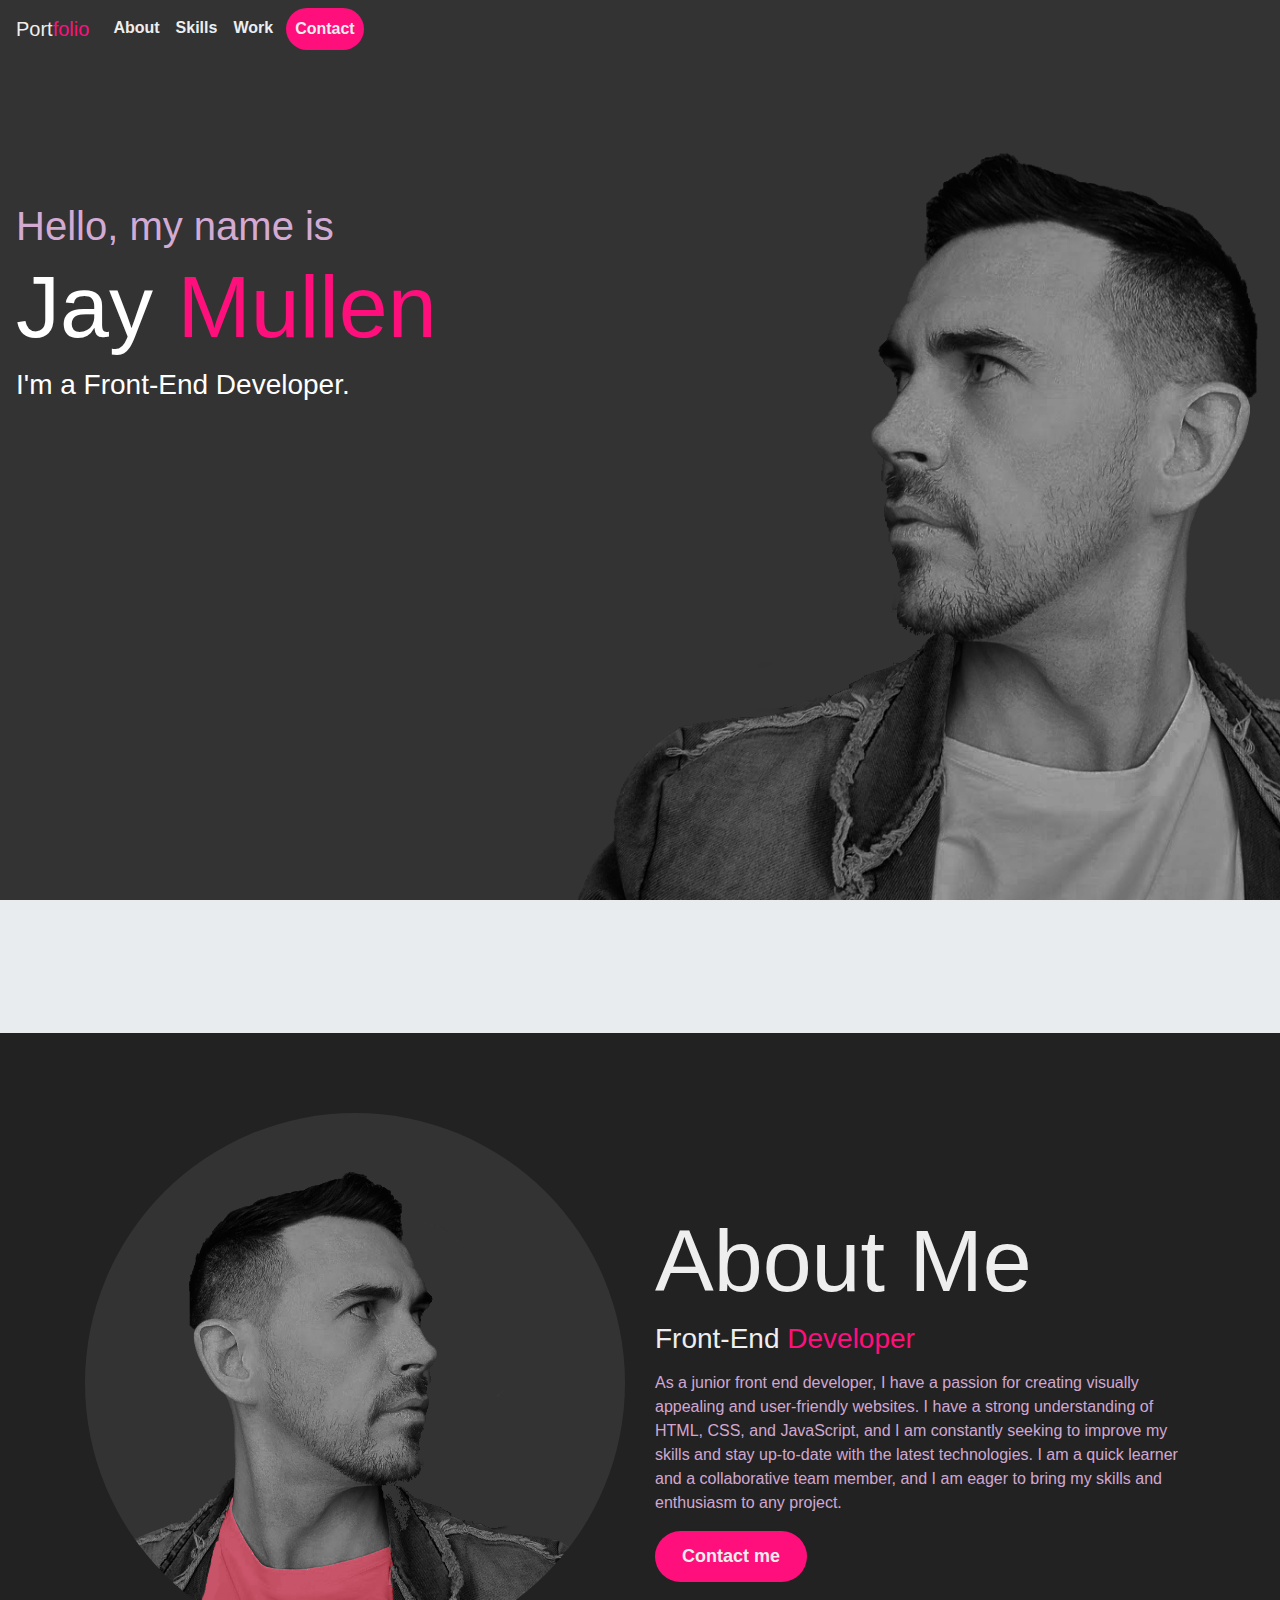
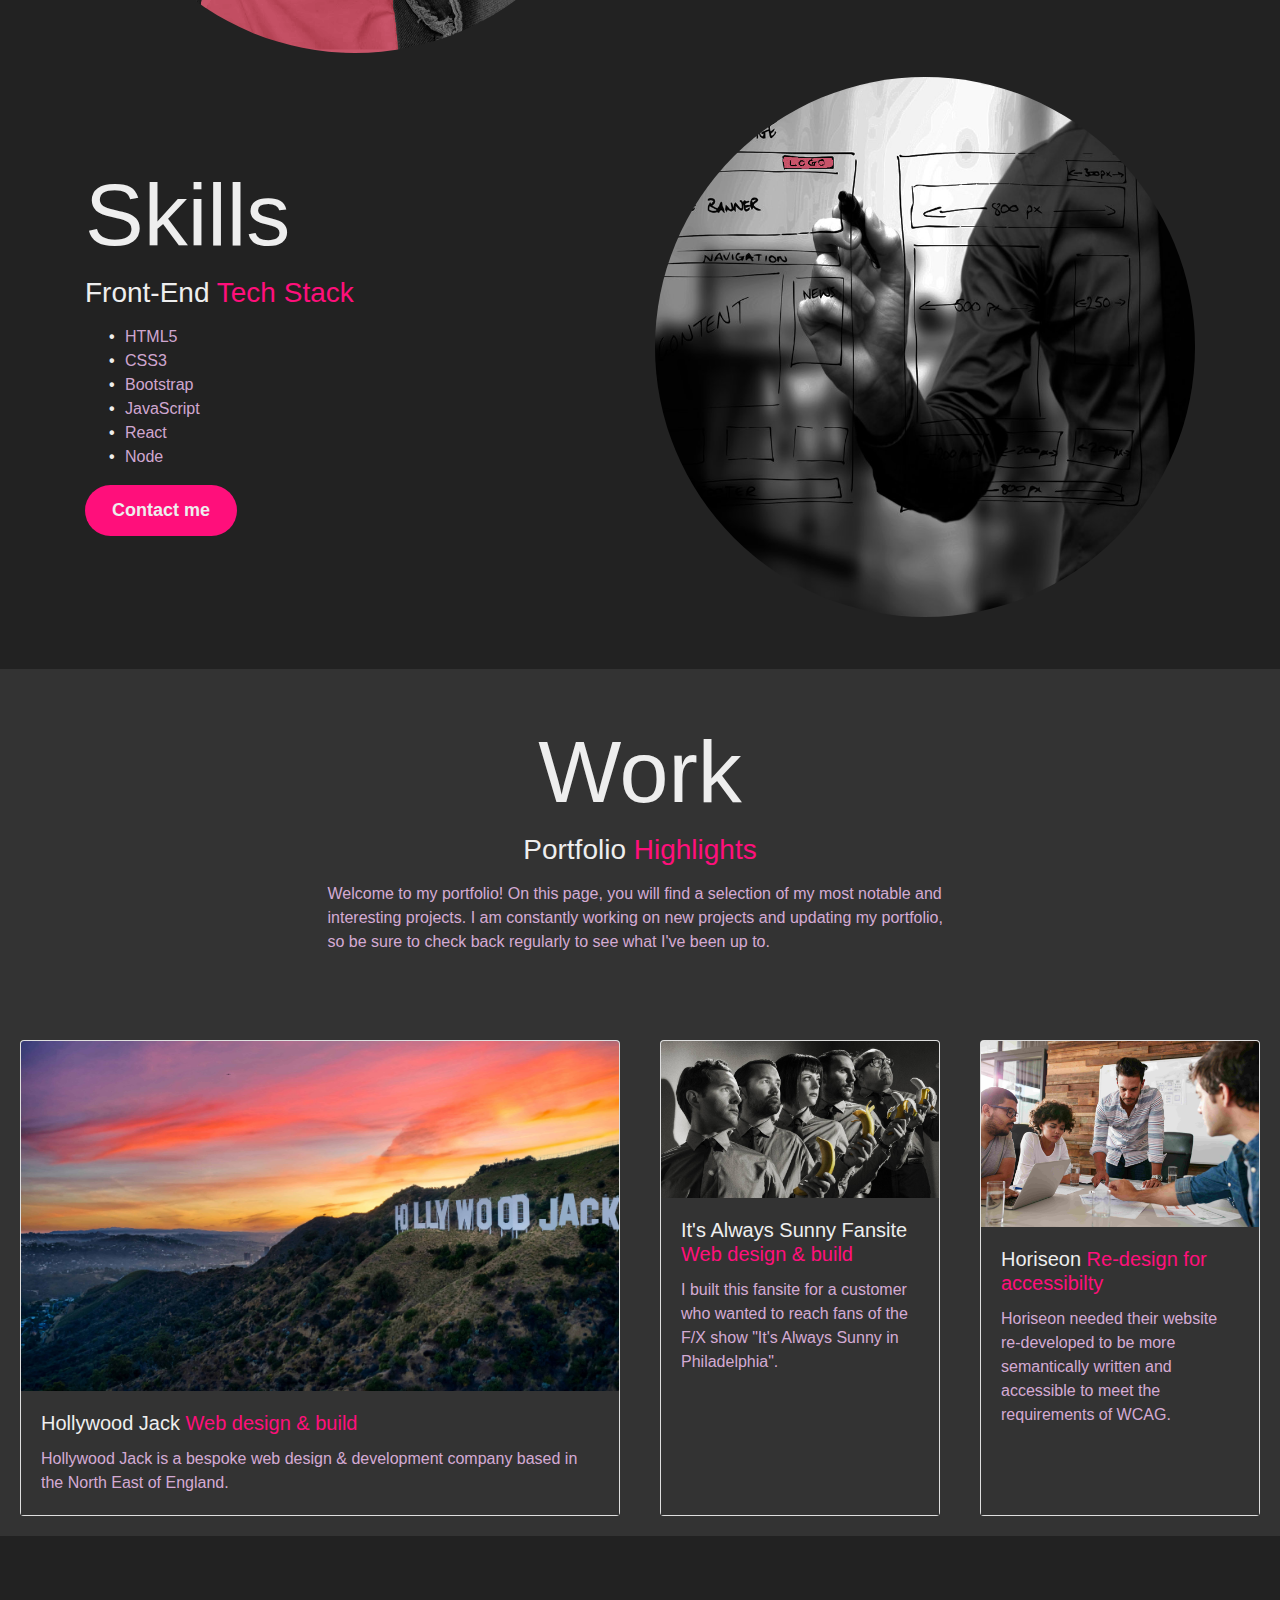
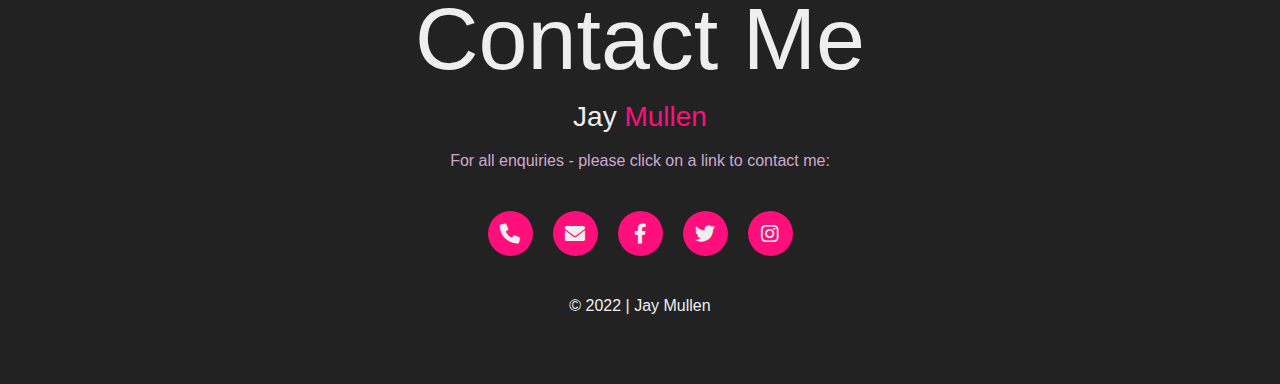
<file: index.html>
<!DOCTYPE html>
<html lang="en">
<head>
<!-- Meta tags -->
<meta charset="utf-8">
<meta name="viewport" content="width=device-width, initial-scale=1, shrink-to-fit=no">
<!-- CSS -->
<link rel="stylesheet" href="https://stackpath.bootstrapcdn.com/bootstrap/4.3.1/css/bootstrap.min.css" integrity="sha384-ggOyR0iXCbMQv3Xipma34MD+dH/1fQ784/j6cY/iJTQUOhcWr7x9JvoRxT2MZw1T" crossorigin="anonymous">
<link
    rel="stylesheet"
    href="https://cdnjs.cloudflare.com/ajax/libs/font-awesome/6.0.0/css/all.min.css"
    integrity="sha512-9usAa10IRO0HhonpyAIVpjrylPvoDwiPUiKdWk5t3PyolY1cOd4DSE0Ga+ri4AuTroPR5aQvXU9xC6qOPnzFeg=="
    crossorigin="anonymous"
    referrerpolicy="no-referrer"
    />
    <link rel="stylesheet" href="./css/style.css">
    <link rel="icon" href="./images/jay-icon.png">
    <title>Jay Mullen | Front-end Developer Portfolio</title>
</head>

<body>
<header>
    <!-- Nav -->
    <nav class="navbar navbar-expand-lg navbar-dark bg-dark">
        <a class="navbar-brand" href="#">Port<span>folio</span></a>
        <button class="navbar-toggler" type="button" data-toggle="collapse" data-target="#navbarNav" aria-controls="navbarNav" aria-expanded="false" aria-label="Toggle navigation">
            <span class="navbar-toggler-icon"></span>
        </button>
        <div class="collapse navbar-collapse" id="navbarNav">
            <ul class="navbar-nav">
                <li class="nav-item">
                <a class="nav-link" href="#about">About <span class="sr-only">(current)</span></a>
                </li>

                <li class="nav-item">
                    <a class="nav-link" href="#skills">Skills</a>
                </li>

                <li class="nav-item">
                <a class="nav-link" href="#work">Work</a>
                </li>

                <li class="nav-button nav-item">
                <a class="nav-link" href="#contact">Contact</a>
                </li>
            </ul>
        </div>
    </nav>
    <!-- /Nav -->

    <!-- Jumbotron -->
<div class="jumbotron jumbotron-fluid p-3 text-center bg-image" style="
background-image: url('./images/hero.png');
height: 975px;">
<div class="d-flex justify-content-left align-items-center h-50">
    <div class="hero-text text-white">
    <h1 class="display-6 mb-1 hero-welcome-text">Hello, my name is</h1>
    <h2 class="display-2 mb-2 hero-name">Jay <span>Mullen</span></h2>
    <h3 class="display-5 mb-3 hero-job">I'm a Front-End Developer.</h3>
    </div>
</div>
</div>
<!-- /Jumbotron -->
</header>

<!-- about me section -->
<section id="about" class="about-me bg-dark py-5">
    <div class="container">
        <div class="row align-items-center">
            <div class="col-lg-6">
            <img src="./images/jay-about.png" class="img-fluid rounded-circle mb-4" alt="Jay Mullen - Front-end Developer Image">
            </div>
            <div class="about-me-text col-lg-6">
            <h2 class="display-2 mb-2">About Me</h2>
            <h3 class="display-5 mb-3">Front-End <span>Developer</span></h3>
            <p>As a junior front end developer, I have a passion for creating visually appealing and user-friendly websites. I have a strong understanding of HTML, CSS, and JavaScript, and I am constantly seeking to improve my skills and stay up-to-date with the latest technologies. I am a quick learner and a collaborative team member, and I am eager to bring my skills and enthusiasm to any project.</p>
            <a class=" button btn btn-primary" href="#contact">Contact me</a>
            </div>

            <div id="skills" class="skills-text col-lg-6">
            <h2 class="display-2 mb-2">Skills</h2>
            <h3 class="display-5 mb-3">Front-End <span>Tech Stack</span></h3>
            <ul>
                <li>HTML5</li>
                <li>CSS3</li>
                <li>Bootstrap</li>
                <li>JavaScript</li>
                <li>React</li>
                <li>Node</li>
            </ul>
            <a class=" button btn btn-primary" href="#contact">Contact me</a>
            </div>
            <div class="col-lg-6">
                <img src="./images/web-dev.jpg" class="img-fluid rounded-circle mb-1" alt="Front-end Developer at Work Image">
            </div>
        </div>
    </div>
</section>
<!-- /about me section -->

<!-- work section -->
<div id="work" class="container-fluid">
    <div class="work-text col-lg-6 mx-auto">
        <h2 class="display-2 mb-2">Work</h2>
        <h3 class="display-5 mb-3">Portfolio <span>Highlights</span></h3>
        <p>Welcome to my portfolio! On this page, you will find a selection of my most notable and interesting projects. I am constantly working on new projects and updating my portfolio, so be sure to check back regularly to see what I've been up to.</p>
    </div>
    <div class="row justify-content-center">
      <div class="cardContainer col-lg-6 col-md-6 col-sm-12 col-x d-flex align-items-stretch">
        <div class="card">
            <a href="https://www.hollywoodjack.co.uk/" aria-label="Hollywood Jack Bespoke Web Design Link" onclick="window.open(this.href, '_blank'); return false;">
          <img src="./images/hollywood-jack-website.jpg"         class="card-img-top" alt="Hollywood Jack Bespoke Web Design Link"> 
            </a>

          <div class="card-body">
            <h5 class="card-title">Hollywood Jack <span class="featured-color"> Web design & build</span></h5>
            <p class="card-text">Hollywood Jack is a bespoke web design & development company based in the North East of England.</p>
          </div>
        </div>
      </div>
  
      <div class="cardContainer col-lg-3 col-md-3 col-sm-6 d-flex align-items-stretch">
        <div class="card">
            <a href="https://www.itsalwayssunny.co.uk/" aria-label="It's Always Sunny Fansite link" onclick="window.open(this.href, '_blank'); return false;">
          <img src="./images/always-sunny-website.jpeg" class="card-img-top" alt="It's Always Sunny Fansite link">
            </a>
          <div class="card-body">
            <h5 class="card-title">It's Always Sunny Fansite <span class="featured-color">  Web design & build</span></h5>
            <p class="card-text">I built this fansite for a customer who wanted to reach fans of the F/X show "It's Always Sunny in Philadelphia".</p>

          </div>
        </div>
      </div>
  
      <div class="cardContainer col-lg-3 col-md-3 col-sm-6 d-flex align-items-stretch">
        <div class="card">
            <a href="https://jaikido007.github.io/horiseon-code-refactor/" aria-label="Horiseon Content Management System Link" onclick="window.open(this.href, '_blank'); return false;">
          <img src="./images/horiseon-code-refactor.jpg" class="card-img-top" alt="Horiseon Content Management System Link">
        </a>
          <div class="card-body">
            <h5 class="card-title">Horiseon <span class="featured-color"> Re-design for accessibilty</span></h5>
            <p class="card-text">Horiseon needed their website re-developed to be more semantically written and accessible to meet the requirements of WCAG.</p>

          </div>
        </div>
      </div>
    </div>    

    </div>
  </div>
<!-- /work section -->

<!-- footer / contact section -->
<footer>
    <div id="contact" class="container-fluid">

        <div class="contact-text col-lg-6 mx-auto">
            <h2 class="display-2 mb-2">Contact Me</h2>
            <h3 class="display-5 mb-3">Jay <span>Mullen</span></h3>
            <p>For all enquiries - please click on a link to contact me:</p>

            <div class="contact-details d-flex justify-content-around">
            <a href="tel:+447957152036"><i class="fa-solid fa-phone" aria-label="Phone me"></i></a>
            <a href="mailto:jaymullen@gmail.com"><i class="fa-solid fa-envelope" aria-label="Email me"></i></a>
            <a class="fa-brands fa-facebook-f" aria-label="Facebook Link" onclick="window.open(this.href, '_blank'); return false;" href="https://www.facebook.com/Y2JayUK/"></a>
            <a class="fa-brands fa-twitter" aria-label="Twitter Link" onclick="window.open(this.href, '_blank'); return false;" href="https://twitter.com/jay_mullen"></a>
            <a class="fa-brands fa-instagram" aria-label="Instagram Link" onclick="window.open(this.href, '_blank'); return false;" href="https://www.instagram.com/jay_mull3n/"></a>
            </div>
            <p class="footer-copyright mt-3">&copy; 2022 | Jay Mullen</p>
        </div>
    </div>
</footer>
    <!-- /footer / contact section -->

    <!-- Optional JavaScript -->
    <!-- jQuery first, then Popper.js, then Bootstrap JS -->
    <script src="https://code.jquery.com/jquery-3.3.1.slim.min.js" integrity="sha384-q8i/X+965DzO0rT7abK41JStQIAqVgRVzpbzo5smXKp4YfRvH+8abtTE1Pi6jizo" crossorigin="anonymous"></script>
    <script src="https://cdnjs.cloudflare.com/ajax/libs/popper.js/1.14.7/umd/popper.min.js" integrity="sha384-UO2eT0CpHqdSJQ6hJty5KVphtPhzWj9WO1clHTMGa3JDZwrnQq4sF86dIHNDz0W1" crossorigin="anonymous"></script>
    <script src="https://stackpath.bootstrapcdn.com/bootstrap/4.3.1/js/bootstrap.min.js" integrity="sha384-JjSmVgyd0p3pXB1rRibZUAYoIIy6OrQ6VrjIEaFf/nJGzIxFDsf4x0xIM+B07jRM" crossorigin="anonymous"></script>
</body>
</html>
</file>
<file: css/style.css>
:root {
    --primary-text: #eee;
    --secondary-text: #fcfc;
    --feature-color: #ff0f7b;
    --background-dark: #222;
    --background-mid: #333;
    --background-light: #444;
}

html {
    overflow: scroll !important;
    scroll-behavior: smooth !important;
}

body {
    font-family: 'Josefin Sans', sans-serif !important;
    color: var(--primary-text) !important;
    background-color: var(--background-dark);
}

.navbar, #work{
    background-color: var(--background-mid) !important;
}       

.navbar-brand, .navbar-nav a, .navbar-light, .navbar-toggler-icon {
    color: var(--primary-text) !important;
}

.navbar-brand span, .hero-name span, .about-me-text span, .work-text span, .contact-text span, .skills-text span{
    color: var(--feature-color);
}

.navbar-nav a {
	text-decoration: none;
	font-weight: bold;
	text-transform: capitalize;
}

.navbar-nav a:hover {
    color: var(--feature-color) !important;
    transition: .4s !important;
}

.nav-button {
    margin-left: 5px;
    background-color: var(--feature-color);
    color: var(--primary-text);
    text-decoration: none;
    border: 1px solid transparent;
    font-weight: bold;
    border-radius: 30px;
    transition: transform .4s; 
}

.nav-button:hover {
    transform: scale(1.1);
    background-color: transparent;
    border: 1px solid var(--feature-color);
    cursor: pointer;
}

.navbar-toggler:hover {
    box-shadow: 2px 2px 2px 1px rgba(0, 0, 0, 0.2);
    transition: 0.2s;
}

.jumbotron {
        background-image: url(path/to/img.jpg);
        background-attachment: fixed;
        background-position: center;
        background-repeat: no-repeat;
        background-size: cover;
}

.hero-text {
    display: flex !important;
    flex-direction: column !important;
    align-items: flex-start !important;
    justify-content: flex-start !important;
}

.hero-welcome-text, .about-me-text p, .work-text p, .card-text, .contact-text p, .skills-text li {
    color: var(--secondary-text);
}

.about, .about-me, #contact {
    background-color: var(--background-dark) !important;
}

.about-image {
max-width: 75%;
max-height: auto;
}

#skills ul {
    list-style: none !important;
}

#skills ul li::before {
    content: "\2022";
    color: var(--primary-text) !important;
    font-weight: bold;
    display: inline-block; 
    width: 1em;
    margin-left: -1em;
}

.cardContainer {
    padding: 20px;
}

.card-body {
    background-color: var(--background-mid);
}

.featured-color {
    color: var(--feature-color);
}

.contact {
    display: flex;
}

.contact-text, .work-text {
    padding: 50px 0px;
    display: flex;
    flex-direction: column;
    justify-content: center;
    align-items: center;
}

.contact-details a {
    width: 45px;
    height: 45px;
    display: flex;
    align-items: center;
    justify-content: center;
    background:  var(--feature-color);
    border-radius: 50%;
    margin: 22px 10px;
    color: var(--primary-text);
    text-decoration: none;
    font-size: 20px;
}

.contact-details a:hover{
    transition: .4s;
    transform: scale(1.3);
    background-color: transparent;
    border: 2px solid var(--feature-color);
    cursor: pointer;
}

.footer-copyright {
    color: var(--primary-text) !important;
}

.button {
    background-color: var(--feature-color);
    color: var(--primary-text);
    text-decoration: none;
    border: 2px solid transparent;
    font-weight: bold;
    padding: 10px 25px;
    border-radius: 30px;
    transition: transform .4s; 
    font-size: 18px;
}

.button:hover {
    transform: scale(1.2);
    background-color: transparent;
    border: 2px solid var(--feature-color);
    cursor: pointer;
}

@media  (max-width: 992px) {
    #navbarNav .nav-button {
    margin: 0px;
    background-color: var(--background-mid);
    color: var(--primary-text);
    text-decoration: none;
    border: none;
    font-weight: normal;
    border-radius: none;
    transition: transform .0s; 
}

#navbarNav .nav-button:hover {
    transform: scale(1);
    background-color: transparent;
    border: none;
    cursor: pointer;
    color: var(--feature-color) !important;
    transition: .0s !important;
}
}
</file>
